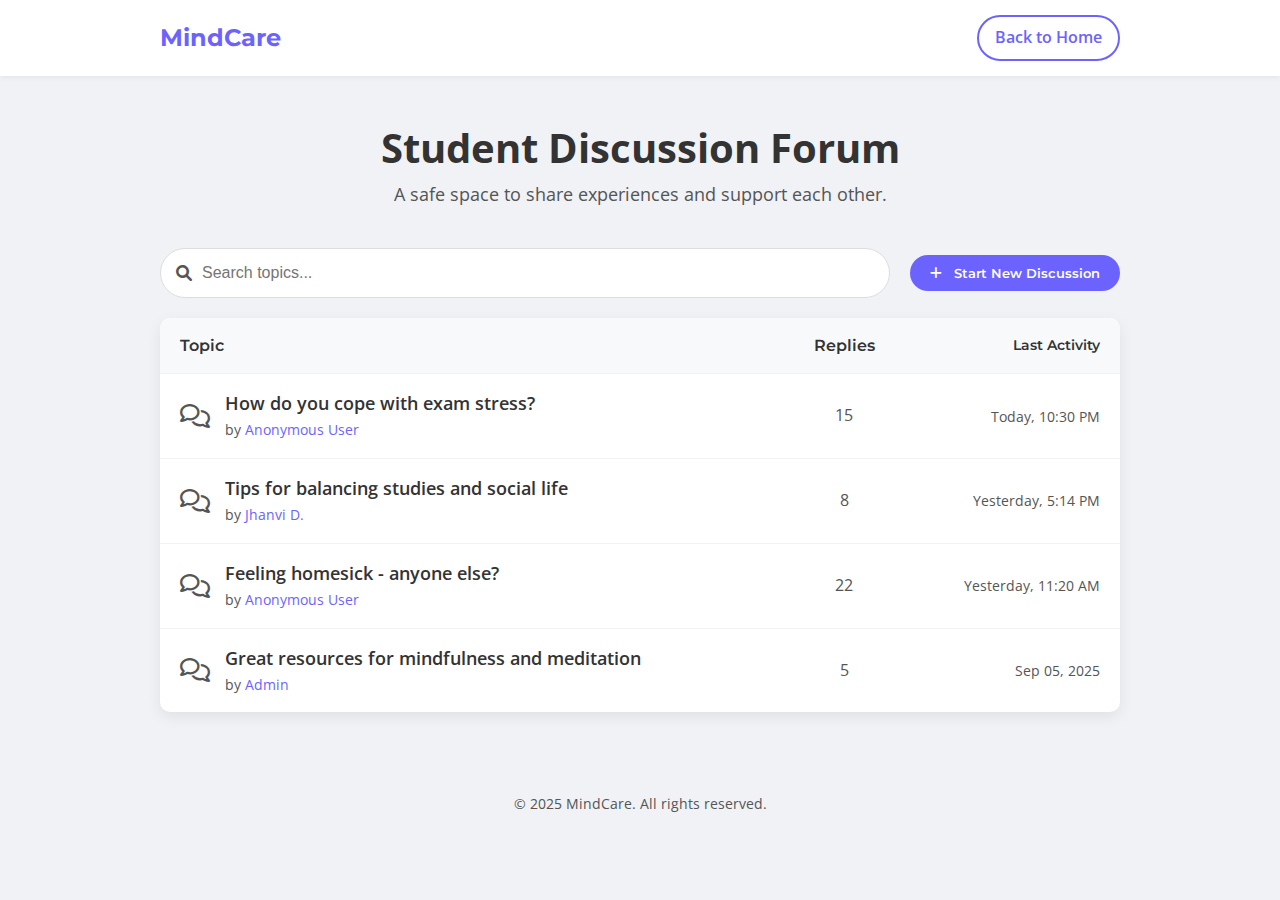
<file: forum.html>
<!DOCTYPE html>
<html lang="en">
<head>
    <meta charset="UTF-8">
    <meta name="viewport" content="width=device-width, initial-scale=1.0">
    <title>Discussion Forum - Mindfulmood</title>
    <link rel="stylesheet" href="forum.css">
    
    <link rel="preconnect" href="https://fonts.googleapis.com">
    <link rel="preconnect" href="https://fonts.gstatic.com" crossorigin>
    <link href="https://fonts.googleapis.com/css2?family=Montserrat:wght@400;500;600;700&family=Open+Sans:wght@400;600&display=swap" rel="stylesheet">
    
    <link rel="stylesheet" href="https://cdnjs.cloudflare.com/ajax/libs/font-awesome/6.0.0-beta3/css/all.min.css">
</head>
<body>

    <header class="page-header">
        <div class="container">
            <a href="MindCareMainPage.html" class="logo">MindCare</a>
            <a href="MindCareMainPage.html" class="back-link">Back to Home</a>
        </div>
    </header>

    <main class="forum-main">
        <div class="container">
            <div class="forum-header">
                <h1>Student Discussion Forum</h1>
                <p>A safe space to share experiences and support each other.</p>
            </div>

            <div class="forum-actions">
                <div class="search-bar">
                    <i class="fa-solid fa-magnifying-glass search-icon"></i>
                    <input type="text" placeholder="Search topics...">
                </div>
                <button id="new-discussion-btn" class="btn btn-primary">
                    <i class="fa-solid fa-plus"></i> Start New Discussion
                </button>
            </div>

            <div class="topic-list">
                <div class="topic-item topic-header-row">
                    <div class="topic-title">Topic</div>
                    <div class="topic-stats">Replies</div>
                    <div class="topic-activity">Last Activity</div>
                </div>

                <div class="topic-item">
                    <div class="topic-title">
                        <i class="fa-regular fa-comments topic-icon"></i>
                        <div>
                            <a href="chat.html" class="topic-link">How do you cope with exam stress?</a>
                            <span>by <a href="#" class="author-link">Anonymous User</a></span>
                        </div>
                    </div>
                    <div class="topic-stats">15</div>
                    <div class="topic-activity">Today, 10:30 PM</div>
                </div>

                <div class="topic-item">
                    <div class="topic-title">
                        <i class="fa-regular fa-comments topic-icon"></i>
                        <div>
                            <a href="#" class="topic-link">Tips for balancing studies and social life</a>
                            <span>by <a href="#" class="author-link">Jhanvi D.</a></span>
                        </div>
                    </div>
                    <div class="topic-stats">8</div>
                    <div class="topic-activity">Yesterday, 5:14 PM</div>
                </div>
                
                <div class="topic-item">
                    <div class="topic-title">
                        <i class="fa-regular fa-comments topic-icon"></i>
                        <div>
                            <a href="#" class="topic-link">Feeling homesick - anyone else?</a>
                            <span>by <a href="#" class="author-link">Anonymous User</a></span>
                        </div>
                    </div>
                    <div class="topic-stats">22</div>
                    <div class="topic-activity">Yesterday, 11:20 AM</div>
                </div>

                <div class="topic-item">
                    <div class="topic-title">
                        <i class="fa-regular fa-comments topic-icon"></i>
                        <div>
                            <a href="#" class="topic-link">Great resources for mindfulness and meditation</a>
                            <span>by <a href="#" class="author-link">Admin</a></span>
                        </div>
                    </div>
                    <div class="topic-stats">5</div>
                    <div class="topic-activity">Sep 05, 2025</div>
                </div>
            </div>
        </div>
    </main>

    <footer class="page-footer">
        <p>&copy; 2025 MindCare. All rights reserved.</p>
    </footer>

    <script src="forum.js"></script>
</body>
</html>
</file>
<file: forum.css>
/* Variables (Copied for consistency) */
:root {
    --primary-color: #6C63FF;
    --secondary-color: #F0F2F5;
    --text-color-dark: #333;
    --text-color-light: #555;
    --text-color-white: #fff;
    --border-color: #ddd;
    --card-bg: #fff;

    --font-heading: 'Montserrat', sans-serif;
    --font-body: 'Open Sans', sans-serif;
}

/* Base Styles */
* {
    margin: 0;
    padding: 0;
    box-sizing: border-box;
}

body {
    font-family: var(--font-body);
    line-height: 1.6;
    color: var(--text-color-light);
    background-color: var(--secondary-color);
    min-height: 100vh;
}

.container {
    max-width: 1000px;
    margin: 0 auto;
    padding: 0 20px;
}

a {
    text-decoration: none;
    color: var(--primary-color);
    transition: color 0.3s;
}
a:hover {
    color: #5a52d3;
}

/* Header (Same as tracker.css) */
.page-header {
    background-color: var(--card-bg);
    padding: 15px 0;
    box-shadow: 0 2px 5px rgba(0,0,0,0.05);
}

.page-header .container {
    display: flex;
    justify-content: space-between;
    align-items: center;
}

.page-header .logo {
    font-family: var(--font-heading);
    font-weight: 700;
    font-size: 1.5em;
}

.page-header .back-link {
    font-weight: 600;
    border: 2px solid var(--primary-color);
    padding: 8px 16px;
    border-radius: 25px;
}
.page-header .back-link:hover {
    background-color: var(--primary-color);
    color: var(--text-color-white);
}

/* Main Forum Content */
.forum-main {
    padding: 40px 0;
}

.forum-header {
    text-align: center;
    margin-bottom: 40px;
}
.forum-header h1 {
    font-size: 2.5em;
    color: var(--text-color-dark);
}
.forum-header p {
    font-size: 1.1em;
    color: var(--text-color-light);
}

.forum-actions {
    display: flex;
    justify-content: space-between;
    align-items: center;
    margin-bottom: 20px;
    gap: 20px;
}

.search-bar {
    display: flex;
    align-items: center;
    background-color: var(--card-bg);
    border: 1px solid var(--border-color);
    border-radius: 25px;
    padding: 5px 15px;
    flex-grow: 1;
}
.search-bar .search-icon {
    color: var(--text-color-light);
}
.search-bar input {
    border: none;
    outline: none;
    padding: 10px;
    font-size: 1em;
    width: 100%;
    background: transparent;
}

.btn {
    display: inline-block;
    padding: 10px 20px;
    border-radius: 25px;
    font-family: var(--font-heading);
    font-weight: 600;
    cursor: pointer;
    transition: background-color 0.3s ease;
    border: none;
    white-space: nowrap; /* Prevents button text from wrapping */
}
.btn-primary {
    background-color: var(--primary-color);
    color: var(--text-color-white);
}
.btn-primary:hover {
    background-color: #5a52d3;
}
.btn i {
    margin-right: 8px;
}

/* Topic List */
.topic-list {
    background-color: var(--card-bg);
    border-radius: 10px;
    box-shadow: 0 5px 15px rgba(0,0,0,0.07);
    overflow: hidden;
}

.topic-item {
    display: flex;
    align-items: center;
    padding: 15px 20px;
    border-bottom: 1px solid var(--secondary-color);
    transition: background-color 0.3s;
}
.topic-item:not(.topic-header-row):hover {
    background-color: #f9f9f9;
}
.topic-item:last-child {
    border-bottom: none;
}

.topic-header-row {
    background-color: #f8f9fa;
    color: var(--text-color-dark);
    font-weight: 600;
    font-family: var(--font-heading);
}

.topic-title {
    flex: 3; /* Takes up the most space */
    display: flex;
    align-items: center;
    gap: 15px;
}
.topic-icon {
    font-size: 1.5em;
    color: var(--text-color-light);
}
.topic-link {
    font-size: 1.1em;
    font-weight: 600;
    color: var(--text-color-dark);
    display: block;
}
.topic-title span {
    font-size: 0.9em;
    color: var(--text-color-light);
}

.topic-stats {
    flex: 0.5;
    text-align: center;
}
.topic-activity {
    flex: 1;
    text-align: right;
    font-size: 0.9em;
}

/* Footer (Same as tracker.css) */
.page-footer {
    text-align: center;
    padding: 40px 20px 20px 20px;
    color: var(--text-color-light);
    font-size: 0.9em;
}
</file>
